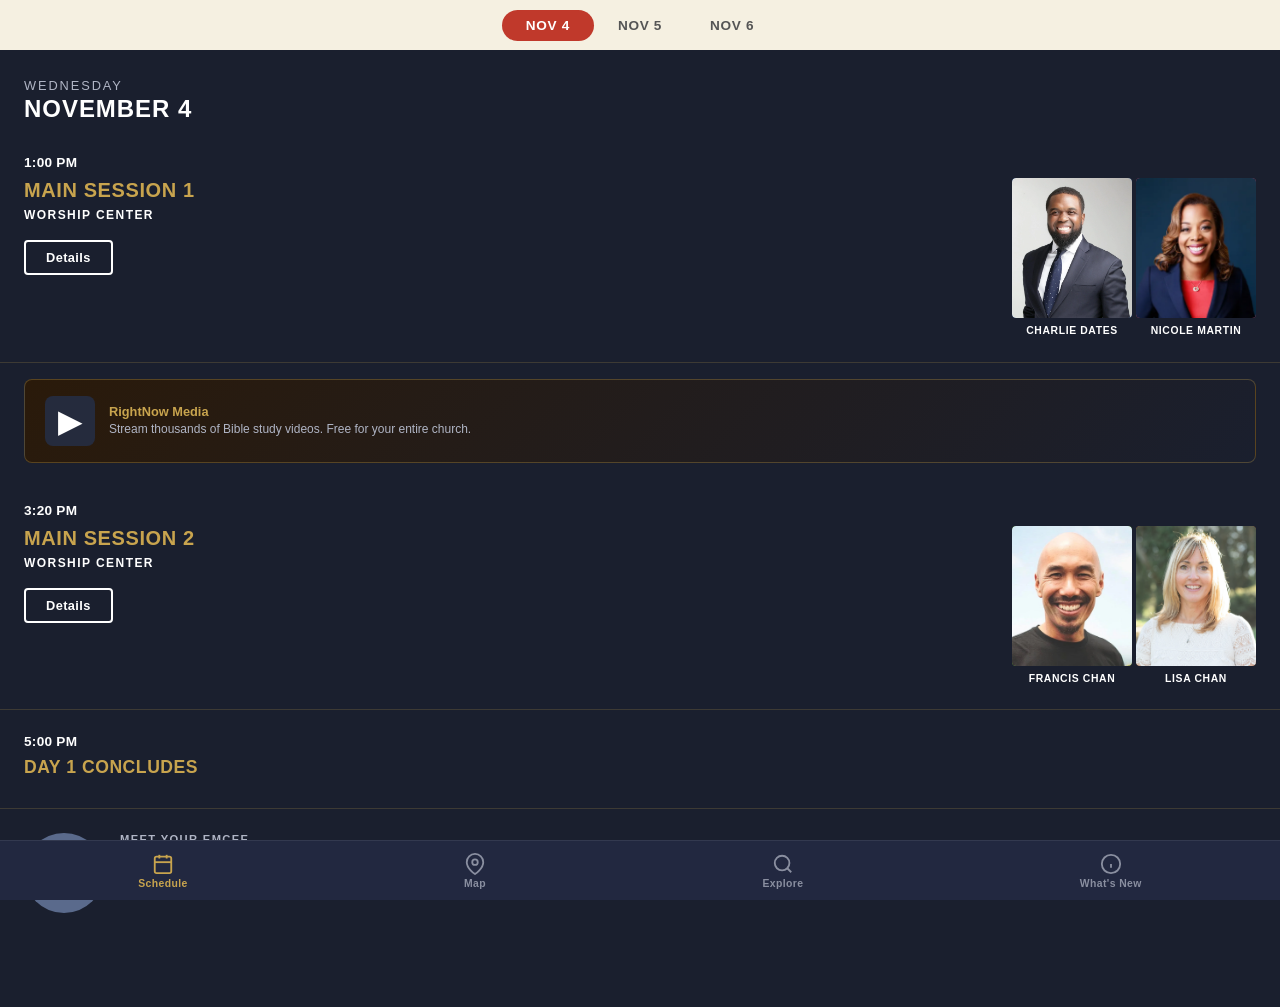
<file: index.html>
<!DOCTYPE html>
<html lang="en">
<head>
  <meta charset="UTF-8">
  <meta name="viewport" content="width=device-width, initial-scale=1.0, viewport-fit=cover">
  <meta name="theme-color" content="#1a1f2e">
  <meta name="apple-mobile-web-app-capable" content="yes">
  <meta name="apple-mobile-web-app-status-bar-style" content="black-translucent">
  <title>RNC 2026 — Schedule</title>
  <link rel="manifest" href="manifest.json">
  <link rel="stylesheet" href="css/styles.css">
</head>
<body>

  <!-- Day Tabs -->
  <nav class="day-tabs" id="day-tabs" aria-label="Conference days"></nav>

  <!-- Schedule Content -->
  <main id="schedule-content">
    <div class="loading"></div>
  </main>

  <!-- Bottom Navigation -->
  <nav class="bottom-nav" aria-label="Main navigation">
    <a class="nav-item active" href="index.html">
      <svg viewBox="0 0 24 24" fill="none" stroke="currentColor" stroke-width="2"><rect x="3" y="4" width="18" height="18" rx="2"/><line x1="16" y1="2" x2="16" y2="6"/><line x1="8" y1="2" x2="8" y2="6"/><line x1="3" y1="10" x2="21" y2="10"/></svg>
      Schedule
    </a>
    <a class="nav-item" href="map.html">
      <svg viewBox="0 0 24 24" fill="none" stroke="currentColor" stroke-width="2"><path d="M21 10c0 7-9 13-9 13s-9-6-9-13a9 9 0 0 1 18 0z"/><circle cx="12" cy="10" r="3"/></svg>
      Map
    </a>
    <a class="nav-item" href="explore.html">
      <svg viewBox="0 0 24 24" fill="none" stroke="currentColor" stroke-width="2"><circle cx="11" cy="11" r="8"/><line x1="21" y1="21" x2="16.65" y2="16.65"/></svg>
      Explore
    </a>
    <a class="nav-item" href="whatsnew.html">
      <svg viewBox="0 0 24 24" fill="none" stroke="currentColor" stroke-width="2"><circle cx="12" cy="12" r="10"/><line x1="12" y1="16" x2="12" y2="12"/><line x1="12" y1="8" x2="12.01" y2="8"/></svg>
      What's New
    </a>
  </nav>

  <script src="js/app.js"></script>
  <script src="js/schedule.js"></script>
</body>
</html>
</file>
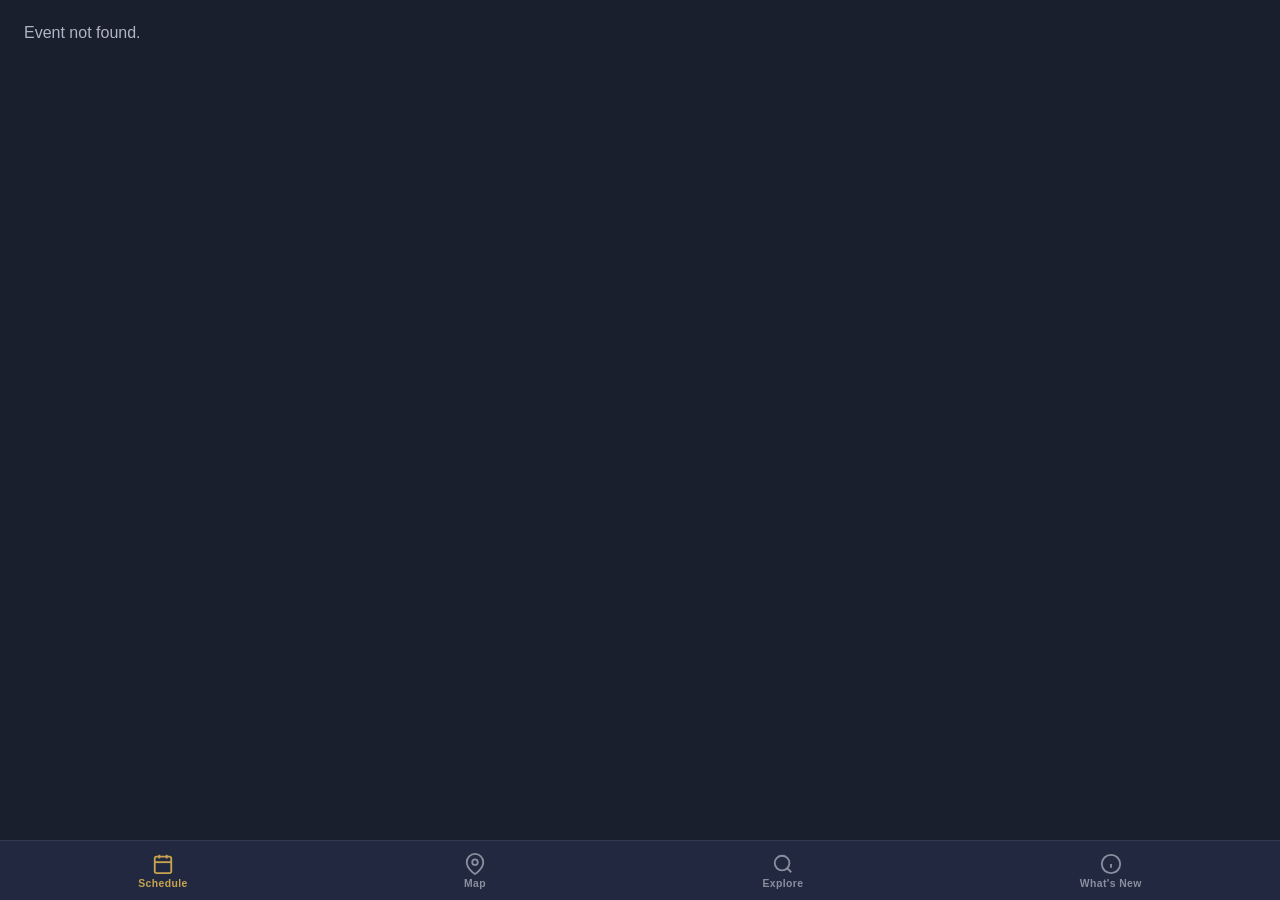
<file: event.html>
<!DOCTYPE html>
<html lang="en">
<head>
  <meta charset="UTF-8">
  <meta name="viewport" content="width=device-width, initial-scale=1.0, viewport-fit=cover">
  <meta name="theme-color" content="#1a1f2e">
  <meta name="apple-mobile-web-app-capable" content="yes">
  <meta name="apple-mobile-web-app-status-bar-style" content="black-translucent">
  <title>RNC 2026 — Event Detail</title>
  <link rel="manifest" href="manifest.json">
  <link rel="stylesheet" href="css/styles.css">
</head>
<body>

  <main id="event-detail">
    <div class="loading"></div>
  </main>

  <!-- Bottom Navigation -->
  <nav class="bottom-nav" aria-label="Main navigation">
    <a class="nav-item active" href="index.html">
      <svg viewBox="0 0 24 24" fill="none" stroke="currentColor" stroke-width="2"><rect x="3" y="4" width="18" height="18" rx="2"/><line x1="16" y1="2" x2="16" y2="6"/><line x1="8" y1="2" x2="8" y2="6"/><line x1="3" y1="10" x2="21" y2="10"/></svg>
      Schedule
    </a>
    <a class="nav-item" href="map.html">
      <svg viewBox="0 0 24 24" fill="none" stroke="currentColor" stroke-width="2"><path d="M21 10c0 7-9 13-9 13s-9-6-9-13a9 9 0 0 1 18 0z"/><circle cx="12" cy="10" r="3"/></svg>
      Map
    </a>
    <a class="nav-item" href="explore.html">
      <svg viewBox="0 0 24 24" fill="none" stroke="currentColor" stroke-width="2"><circle cx="11" cy="11" r="8"/><line x1="21" y1="21" x2="16.65" y2="16.65"/></svg>
      Explore
    </a>
    <a class="nav-item" href="whatsnew.html">
      <svg viewBox="0 0 24 24" fill="none" stroke="currentColor" stroke-width="2"><circle cx="12" cy="12" r="10"/><line x1="12" y1="16" x2="12" y2="12"/><line x1="12" y1="8" x2="12.01" y2="8"/></svg>
      What's New
    </a>
  </nav>

  <script src="js/app.js"></script>
  <script src="js/event-detail.js"></script>
</body>
</html>
</file>
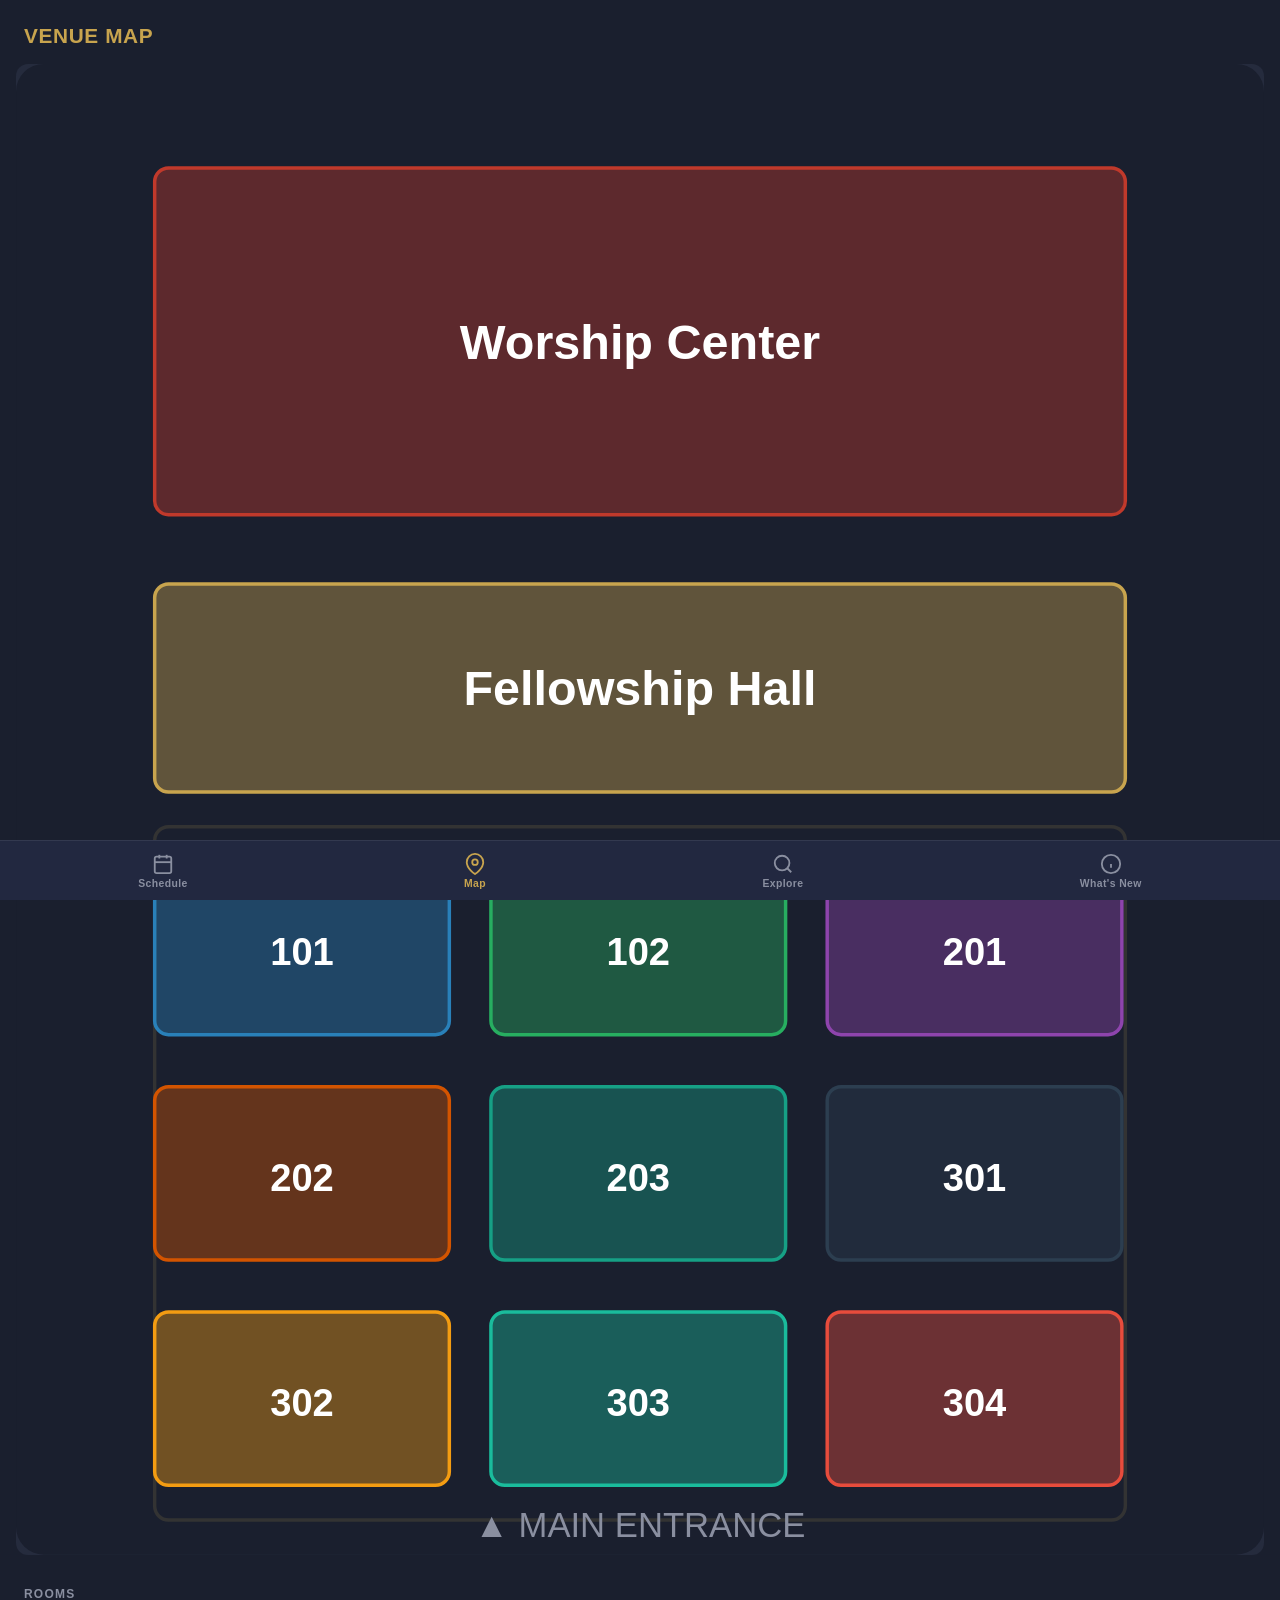
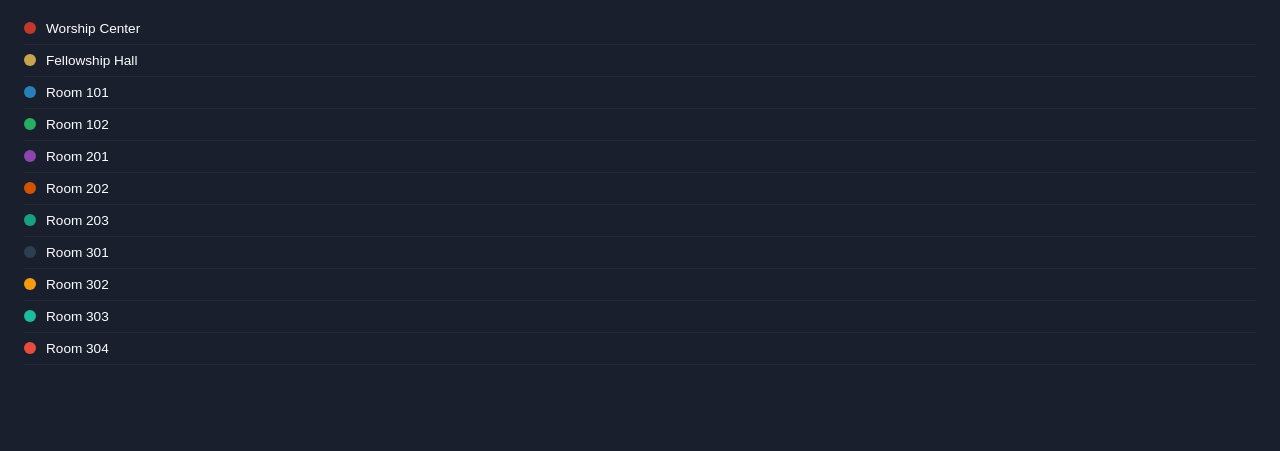
<file: map.html>
<!DOCTYPE html>
<html lang="en">
<head>
  <meta charset="UTF-8">
  <meta name="viewport" content="width=device-width, initial-scale=1.0, viewport-fit=cover">
  <meta name="theme-color" content="#1a1f2e">
  <meta name="apple-mobile-web-app-capable" content="yes">
  <meta name="apple-mobile-web-app-status-bar-style" content="black-translucent">
  <title>RNC 2026 — Venue Map</title>
  <link rel="manifest" href="manifest.json">
  <link rel="stylesheet" href="css/styles.css">
</head>
<body>

  <h1 class="page-title">Venue Map</h1>

  <div class="map-container">
    <div class="map-wrapper" id="map-svg"></div>
  </div>

  <div id="map-legend" class="map-legend"></div>

  <!-- Bottom Navigation -->
  <nav class="bottom-nav" aria-label="Main navigation">
    <a class="nav-item" href="index.html">
      <svg viewBox="0 0 24 24" fill="none" stroke="currentColor" stroke-width="2"><rect x="3" y="4" width="18" height="18" rx="2"/><line x1="16" y1="2" x2="16" y2="6"/><line x1="8" y1="2" x2="8" y2="6"/><line x1="3" y1="10" x2="21" y2="10"/></svg>
      Schedule
    </a>
    <a class="nav-item active" href="map.html">
      <svg viewBox="0 0 24 24" fill="none" stroke="currentColor" stroke-width="2"><path d="M21 10c0 7-9 13-9 13s-9-6-9-13a9 9 0 0 1 18 0z"/><circle cx="12" cy="10" r="3"/></svg>
      Map
    </a>
    <a class="nav-item" href="explore.html">
      <svg viewBox="0 0 24 24" fill="none" stroke="currentColor" stroke-width="2"><circle cx="11" cy="11" r="8"/><line x1="21" y1="21" x2="16.65" y2="16.65"/></svg>
      Explore
    </a>
    <a class="nav-item" href="whatsnew.html">
      <svg viewBox="0 0 24 24" fill="none" stroke="currentColor" stroke-width="2"><circle cx="12" cy="12" r="10"/><line x1="12" y1="16" x2="12" y2="12"/><line x1="12" y1="8" x2="12.01" y2="8"/></svg>
      What's New
    </a>
  </nav>

  <script src="js/app.js"></script>
  <script src="js/map.js"></script>
</body>
</html>
</file>
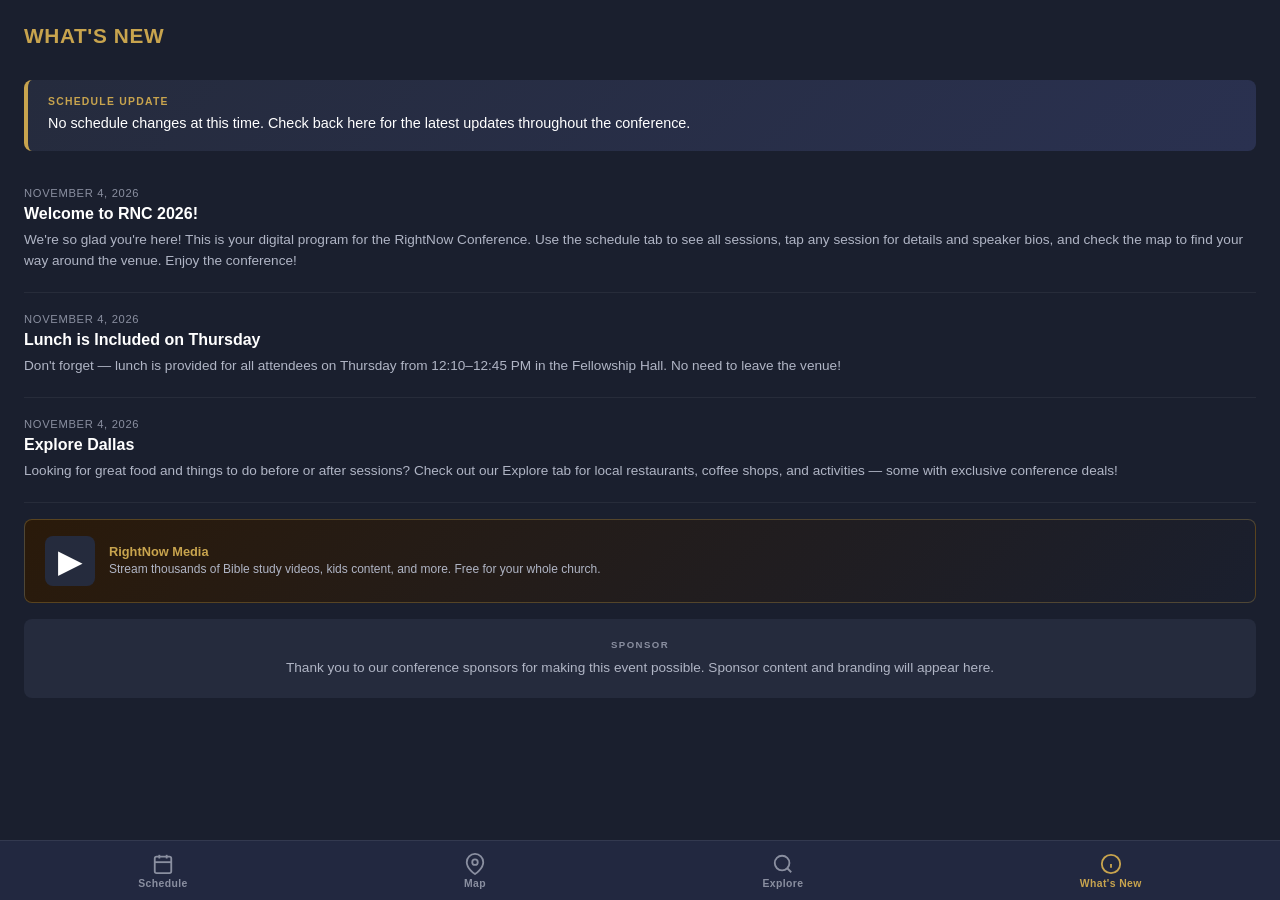
<file: whatsnew.html>
<!DOCTYPE html>
<html lang="en">
<head>
  <meta charset="UTF-8">
  <meta name="viewport" content="width=device-width, initial-scale=1.0, viewport-fit=cover">
  <meta name="theme-color" content="#1a1f2e">
  <meta name="apple-mobile-web-app-capable" content="yes">
  <meta name="apple-mobile-web-app-status-bar-style" content="black-translucent">
  <title>RNC 2026 — What's New</title>
  <link rel="manifest" href="manifest.json">
  <link rel="stylesheet" href="css/styles.css">
</head>
<body>

  <h1 class="page-title">What's New</h1>

  <div class="announcement-banner">
    <div class="banner-label">Schedule Update</div>
    <div class="banner-text">No schedule changes at this time. Check back here for the latest updates throughout the conference.</div>
  </div>

  <div class="whats-new-list">
    <div class="news-item">
      <div class="news-date">November 4, 2026</div>
      <div class="news-title">Welcome to RNC 2026!</div>
      <div class="news-body">We're so glad you're here! This is your digital program for the RightNow Conference. Use the schedule tab to see all sessions, tap any session for details and speaker bios, and check the map to find your way around the venue. Enjoy the conference!</div>
    </div>

    <div class="news-item">
      <div class="news-date">November 4, 2026</div>
      <div class="news-title">Lunch is Included on Thursday</div>
      <div class="news-body">Don't forget — lunch is provided for all attendees on Thursday from 12:10–12:45 PM in the Fellowship Hall. No need to leave the venue!</div>
    </div>

    <div class="news-item">
      <div class="news-date">November 4, 2026</div>
      <div class="news-title">Explore Dallas</div>
      <div class="news-body">Looking for great food and things to do before or after sessions? Check out our Explore tab for local restaurants, coffee shops, and activities — some with exclusive conference deals!</div>
    </div>
  </div>

  <div class="promo-banner" style="margin-top:16px;">
    <div class="promo-icon">▶</div>
    <div class="promo-text">
      <div class="promo-title">RightNow Media</div>
      <div class="promo-desc">Stream thousands of Bible study videos, kids content, and more. Free for your whole church.</div>
    </div>
  </div>

  <div class="sponsor-banner" style="margin-top:8px;">
    <div class="sponsor-label">Sponsor</div>
    <div class="sponsor-content">Thank you to our conference sponsors for making this event possible. Sponsor content and branding will appear here.</div>
  </div>

  <!-- Bottom Navigation -->
  <nav class="bottom-nav" aria-label="Main navigation">
    <a class="nav-item" href="index.html">
      <svg viewBox="0 0 24 24" fill="none" stroke="currentColor" stroke-width="2"><rect x="3" y="4" width="18" height="18" rx="2"/><line x1="16" y1="2" x2="16" y2="6"/><line x1="8" y1="2" x2="8" y2="6"/><line x1="3" y1="10" x2="21" y2="10"/></svg>
      Schedule
    </a>
    <a class="nav-item" href="map.html">
      <svg viewBox="0 0 24 24" fill="none" stroke="currentColor" stroke-width="2"><path d="M21 10c0 7-9 13-9 13s-9-6-9-13a9 9 0 0 1 18 0z"/><circle cx="12" cy="10" r="3"/></svg>
      Map
    </a>
    <a class="nav-item" href="explore.html">
      <svg viewBox="0 0 24 24" fill="none" stroke="currentColor" stroke-width="2"><circle cx="11" cy="11" r="8"/><line x1="21" y1="21" x2="16.65" y2="16.65"/></svg>
      Explore
    </a>
    <a class="nav-item active" href="whatsnew.html">
      <svg viewBox="0 0 24 24" fill="none" stroke="currentColor" stroke-width="2"><circle cx="12" cy="12" r="10"/><line x1="12" y1="16" x2="12" y2="12"/><line x1="12" y1="8" x2="12.01" y2="8"/></svg>
      What's New
    </a>
  </nav>
</body>
</html>
</file>
<file: css/styles.css>
/* ============================================
   RightNow Conference 2026 — Digital Program
   Mobile-first, dark theme with gold accents
   ============================================ */

:root {
  --bg-primary: #1a1f2e;
  --bg-secondary: #222840;
  --bg-card: #252b3d;
  --gold: #c8a44e;
  --gold-light: #d4b96a;
  --cream: #f5f0e1;
  --cream-dark: #e8e0cb;
  --white: #ffffff;
  --gray-light: #b0b5c5;
  --gray: #8a8fa0;
  --text-primary: #ffffff;
  --text-secondary: #b0b5c5;
  --nav-height: 60px;
  --tab-height: 50px;
  --accent-red: #c0392b;
}

* {
  margin: 0;
  padding: 0;
  box-sizing: border-box;
}

html {
  font-size: 16px;
  -webkit-text-size-adjust: 100%;
}

body {
  font-family: -apple-system, BlinkMacSystemFont, "Segoe UI", Roboto, sans-serif;
  background-color: var(--bg-primary);
  color: var(--text-primary);
  min-height: 100vh;
  padding-bottom: calc(var(--nav-height) + 10px);
  -webkit-font-smoothing: antialiased;
}

/* ---- Day Tab Bar ---- */
.day-tabs {
  position: sticky;
  top: 0;
  z-index: 100;
  display: flex;
  justify-content: center;
  gap: 0;
  background: var(--cream);
  padding: 8px 16px;
  height: var(--tab-height);
  align-items: center;
}

.day-tab {
  padding: 8px 24px;
  border: none;
  background: transparent;
  color: #555;
  font-size: 0.85rem;
  font-weight: 700;
  letter-spacing: 0.05em;
  cursor: pointer;
  border-radius: 20px;
  transition: all 0.2s ease;
  text-transform: uppercase;
}

.day-tab.active {
  background: var(--accent-red);
  color: var(--white);
}

.day-tab:hover:not(.active) {
  color: #222;
}

/* ---- Day Header ---- */
.day-header {
  padding: 28px 24px 8px;
}

.day-header .day-name {
  font-size: 0.8rem;
  letter-spacing: 0.15em;
  text-transform: uppercase;
  color: var(--gray-light);
  margin-bottom: 2px;
}

.day-header .day-date {
  font-size: 1.5rem;
  font-weight: 800;
  text-transform: uppercase;
  letter-spacing: 0.04em;
}

/* ---- Event Card ---- */
.event-card {
  padding: 24px;
  border-bottom: 1px solid rgba(200, 164, 78, 0.2);
  cursor: pointer;
  transition: background 0.2s;
}

.event-card:active {
  background: rgba(255, 255, 255, 0.03);
}

.event-time {
  font-size: 0.85rem;
  font-weight: 700;
  color: var(--white);
  margin-bottom: 8px;
  letter-spacing: 0.02em;
}

.event-content {
  display: flex;
  justify-content: space-between;
  align-items: flex-start;
  gap: 16px;
}

.event-info {
  flex: 1;
}

.event-title {
  font-size: 1.25rem;
  font-weight: 800;
  color: var(--gold);
  text-transform: uppercase;
  letter-spacing: 0.03em;
  line-height: 1.2;
  margin-bottom: 6px;
}

.event-location {
  font-size: 0.75rem;
  font-weight: 700;
  letter-spacing: 0.12em;
  text-transform: uppercase;
  color: var(--white);
  margin-bottom: 14px;
}

.event-speakers-photos {
  display: flex;
  gap: 4px;
  flex-shrink: 0;
}

.speaker-photo-card {
  text-align: center;
  width: 120px;
}

.speaker-photo-card img {
  width: 120px;
  height: 140px;
  object-fit: cover;
  border-radius: 4px;
  background: var(--bg-secondary);
}

.speaker-photo-card .speaker-name-label {
  font-size: 0.65rem;
  font-weight: 700;
  text-transform: uppercase;
  letter-spacing: 0.06em;
  color: var(--white);
  margin-top: 6px;
  line-height: 1.3;
}

.btn-details {
  display: inline-block;
  padding: 8px 20px;
  border: 2px solid var(--white);
  border-radius: 4px;
  color: var(--white);
  font-size: 0.8rem;
  font-weight: 600;
  text-decoration: none;
  background: transparent;
  cursor: pointer;
  transition: all 0.2s;
  letter-spacing: 0.03em;
  margin-top: 4px;
}

.btn-details:hover {
  background: rgba(255, 255, 255, 0.1);
}

/* ---- Concludes Card ---- */
.event-card.concludes .event-title {
  font-size: 1.1rem;
}

/* ---- Breakout Grid ---- */
.breakout-group {
  padding: 24px;
  border-bottom: 1px solid rgba(200, 164, 78, 0.2);
}

.breakout-group-time {
  font-size: 0.85rem;
  font-weight: 700;
  color: var(--white);
  margin-bottom: 6px;
}

.breakout-group-label {
  font-size: 1.1rem;
  font-weight: 800;
  color: var(--gold);
  text-transform: uppercase;
  letter-spacing: 0.03em;
  margin-bottom: 16px;
}

.breakout-list {
  display: flex;
  flex-direction: column;
  gap: 12px;
}

.breakout-item {
  display: flex;
  align-items: center;
  gap: 12px;
  background: var(--bg-card);
  border-radius: 8px;
  padding: 12px;
  cursor: pointer;
  transition: background 0.2s;
  text-decoration: none;
  color: inherit;
}

.breakout-item:active {
  background: rgba(255, 255, 255, 0.06);
}

.breakout-item img {
  width: 52px;
  height: 52px;
  border-radius: 50%;
  object-fit: cover;
  background: var(--bg-secondary);
  flex-shrink: 0;
}

.breakout-item-info {
  flex: 1;
  min-width: 0;
}

.breakout-item-title {
  font-size: 0.85rem;
  font-weight: 700;
  color: var(--white);
  line-height: 1.3;
  margin-bottom: 2px;
}

.breakout-item-speaker {
  font-size: 0.75rem;
  color: var(--gray-light);
}

.breakout-item-room {
  font-size: 0.7rem;
  color: var(--gray);
}

/* ---- Announcement / Ad Banner ---- */
.announcement-banner {
  margin: 16px 24px;
  padding: 16px 20px;
  background: linear-gradient(135deg, var(--bg-card), #2a3150);
  border-left: 4px solid var(--gold);
  border-radius: 8px;
}

.announcement-banner .banner-label {
  font-size: 0.65rem;
  font-weight: 700;
  letter-spacing: 0.12em;
  text-transform: uppercase;
  color: var(--gold);
  margin-bottom: 6px;
}

.announcement-banner .banner-text {
  font-size: 0.9rem;
  color: var(--white);
  line-height: 1.5;
}

.announcement-banner .banner-link {
  color: var(--gold-light);
  text-decoration: underline;
}

.sponsor-banner {
  margin: 16px 24px;
  padding: 20px;
  background: var(--bg-card);
  border-radius: 8px;
  text-align: center;
}

.sponsor-banner .sponsor-label {
  font-size: 0.6rem;
  font-weight: 600;
  letter-spacing: 0.15em;
  text-transform: uppercase;
  color: var(--gray);
  margin-bottom: 8px;
}

.sponsor-banner .sponsor-content {
  font-size: 0.85rem;
  color: var(--gray-light);
  line-height: 1.5;
}

.promo-banner {
  margin: 16px 24px;
  padding: 16px 20px;
  background: linear-gradient(135deg, #2a1a0a, #1a1f2e);
  border: 1px solid rgba(200, 164, 78, 0.3);
  border-radius: 8px;
  display: flex;
  align-items: center;
  gap: 14px;
}

.promo-banner .promo-icon {
  font-size: 2rem;
  flex-shrink: 0;
  width: 50px;
  height: 50px;
  display: flex;
  align-items: center;
  justify-content: center;
  background: var(--bg-card);
  border-radius: 8px;
}

.promo-banner .promo-text {
  flex: 1;
}

.promo-banner .promo-title {
  font-size: 0.8rem;
  font-weight: 700;
  color: var(--gold);
  margin-bottom: 2px;
}

.promo-banner .promo-desc {
  font-size: 0.75rem;
  color: var(--gray-light);
  line-height: 1.4;
}

/* ---- Emcee Section ---- */
.emcee-section {
  padding: 24px;
  display: flex;
  align-items: flex-start;
  gap: 16px;
}

.emcee-section img {
  width: 80px;
  height: 80px;
  border-radius: 50%;
  object-fit: cover;
  background: var(--bg-secondary);
  flex-shrink: 0;
}

.emcee-info .emcee-label {
  font-size: 0.7rem;
  font-weight: 700;
  letter-spacing: 0.12em;
  text-transform: uppercase;
  color: var(--gray-light);
  margin-bottom: 2px;
}

.emcee-info .emcee-name {
  font-size: 1.1rem;
  font-weight: 800;
  color: var(--gold);
  margin-bottom: 8px;
}

.emcee-info .emcee-bio {
  font-size: 0.8rem;
  color: var(--gray-light);
  line-height: 1.6;
}

/* ---- Bottom Navigation ---- */
.bottom-nav {
  position: fixed;
  bottom: 0;
  left: 0;
  right: 0;
  height: var(--nav-height);
  background: var(--bg-secondary);
  border-top: 1px solid rgba(255, 255, 255, 0.08);
  display: flex;
  justify-content: space-around;
  align-items: center;
  z-index: 200;
  padding-bottom: env(safe-area-inset-bottom, 0);
}

.nav-item {
  display: flex;
  flex-direction: column;
  align-items: center;
  gap: 3px;
  text-decoration: none;
  color: var(--gray);
  font-size: 0.65rem;
  font-weight: 600;
  letter-spacing: 0.04em;
  padding: 6px 12px;
  transition: color 0.2s;
}

.nav-item.active {
  color: var(--gold);
}

.nav-item svg {
  width: 22px;
  height: 22px;
}

.nav-item:hover {
  color: var(--gold-light);
}

/* ============================================
   Event Detail Page
   ============================================ */

.detail-header {
  padding: 20px 24px 0;
}

.detail-meta {
  font-size: 0.85rem;
  color: var(--gray-light);
  margin-bottom: 8px;
}

.detail-title {
  font-size: 1.8rem;
  font-weight: 900;
  color: var(--gold);
  text-transform: uppercase;
  letter-spacing: 0.03em;
  line-height: 1.1;
  margin-bottom: 8px;
}

.detail-location {
  font-size: 0.8rem;
  font-weight: 700;
  letter-spacing: 0.12em;
  text-transform: uppercase;
  color: var(--white);
  margin-bottom: 16px;
}

.btn-map {
  display: inline-flex;
  align-items: center;
  gap: 6px;
  padding: 8px 18px;
  border: 2px solid var(--white);
  border-radius: 4px;
  color: var(--white);
  font-size: 0.8rem;
  font-weight: 600;
  text-decoration: none;
  background: transparent;
  cursor: pointer;
  transition: all 0.2s;
}

.btn-map svg {
  width: 16px;
  height: 16px;
}

.btn-map:hover {
  background: rgba(255, 255, 255, 0.1);
}

.detail-description {
  padding: 20px 24px;
  font-size: 0.9rem;
  color: var(--gray-light);
  line-height: 1.7;
}

.back-link {
  display: inline-flex;
  align-items: center;
  gap: 6px;
  padding: 16px 24px 0;
  color: var(--gold);
  text-decoration: none;
  font-size: 0.85rem;
  font-weight: 600;
}

.back-link:hover {
  color: var(--gold-light);
}

/* ---- Speaker Detail Block ---- */
.speaker-detail {
  padding: 24px;
  text-align: center;
}

.speaker-detail img {
  width: 200px;
  height: 220px;
  object-fit: cover;
  border-radius: 6px;
  margin-bottom: 16px;
  background: var(--bg-secondary);
}

.speaker-detail .speaker-name {
  font-size: 1.2rem;
  font-weight: 800;
  color: var(--white);
  margin-bottom: 8px;
  text-align: left;
}

.speaker-detail .speaker-title-org {
  font-size: 0.8rem;
  color: var(--gray);
  margin-bottom: 8px;
  text-align: left;
}

.speaker-detail .speaker-divider {
  width: 50px;
  height: 3px;
  background: var(--gold);
  margin-bottom: 16px;
}

.speaker-detail .speaker-bio {
  font-size: 0.85rem;
  color: var(--gray-light);
  line-height: 1.7;
  text-align: left;
}

/* ---- Other Sessions ---- */
.other-sessions {
  padding: 16px 24px 24px;
}

.other-sessions h3 {
  font-size: 0.75rem;
  letter-spacing: 0.1em;
  text-transform: uppercase;
  color: var(--gray);
  margin-bottom: 12px;
}

.other-session-link {
  display: block;
  padding: 12px;
  background: var(--bg-card);
  border-radius: 8px;
  margin-bottom: 8px;
  text-decoration: none;
  color: inherit;
  transition: background 0.2s;
}

.other-session-link:active {
  background: rgba(255, 255, 255, 0.06);
}

.other-session-link .os-title {
  font-size: 0.85rem;
  font-weight: 700;
  color: var(--white);
}

.other-session-link .os-meta {
  font-size: 0.75rem;
  color: var(--gray);
  margin-top: 2px;
}

/* ============================================
   Map Page
   ============================================ */

.page-title {
  padding: 24px 24px 16px;
  font-size: 1.3rem;
  font-weight: 800;
  color: var(--gold);
  text-transform: uppercase;
  letter-spacing: 0.03em;
}

.map-container {
  padding: 0 16px;
  margin-bottom: 16px;
}

.map-wrapper {
  position: relative;
  background: var(--bg-card);
  border-radius: 12px;
  overflow: hidden;
  touch-action: pan-x pan-y pinch-zoom;
}

.map-wrapper svg {
  width: 100%;
  height: auto;
  display: block;
}

.map-legend {
  padding: 16px 24px;
}

.map-legend h3 {
  font-size: 0.75rem;
  letter-spacing: 0.1em;
  text-transform: uppercase;
  color: var(--gray);
  margin-bottom: 12px;
}

.legend-item {
  display: flex;
  align-items: center;
  gap: 10px;
  padding: 8px 0;
  border-bottom: 1px solid rgba(255, 255, 255, 0.05);
}

.legend-dot {
  width: 12px;
  height: 12px;
  border-radius: 50%;
  flex-shrink: 0;
}

.legend-label {
  font-size: 0.85rem;
  color: var(--text-primary);
}

/* ============================================
   Explore / Local Guide Page
   ============================================ */

.explore-tabs {
  display: flex;
  gap: 8px;
  padding: 0 24px 16px;
  overflow-x: auto;
  -webkit-overflow-scrolling: touch;
}

.explore-tab {
  padding: 8px 16px;
  border: 1px solid rgba(255, 255, 255, 0.15);
  border-radius: 20px;
  background: transparent;
  color: var(--gray-light);
  font-size: 0.8rem;
  font-weight: 600;
  cursor: pointer;
  white-space: nowrap;
  transition: all 0.2s;
}

.explore-tab.active {
  background: var(--gold);
  border-color: var(--gold);
  color: #1a1f2e;
}

.listing-card {
  margin: 0 24px 16px;
  background: var(--bg-card);
  border-radius: 12px;
  overflow: hidden;
  cursor: pointer;
  transition: transform 0.2s;
}

.listing-card:active {
  transform: scale(0.98);
}

.listing-img {
  width: 100%;
  height: 160px;
  object-fit: cover;
  background: var(--bg-secondary);
}

.listing-body {
  padding: 14px 16px;
}

.listing-name {
  font-size: 1rem;
  font-weight: 700;
  color: var(--white);
  margin-bottom: 4px;
}

.listing-type {
  font-size: 0.75rem;
  color: var(--gray);
  margin-bottom: 8px;
}

.listing-address {
  font-size: 0.8rem;
  color: var(--gray-light);
  line-height: 1.4;
}

.listing-address a {
  color: var(--gold-light);
  text-decoration: none;
}

.listing-hours {
  font-size: 0.75rem;
  color: var(--gray);
  margin-top: 4px;
}

.deal-badge {
  display: inline-block;
  margin-top: 8px;
  padding: 4px 10px;
  background: rgba(200, 164, 78, 0.15);
  border: 1px solid var(--gold);
  border-radius: 4px;
  font-size: 0.7rem;
  font-weight: 700;
  color: var(--gold);
  letter-spacing: 0.02em;
}

/* ============================================
   What's New Page
   ============================================ */

.whats-new-list {
  padding: 0 24px;
}

.news-item {
  padding: 20px 0;
  border-bottom: 1px solid rgba(255, 255, 255, 0.06);
}

.news-item .news-date {
  font-size: 0.7rem;
  color: var(--gray);
  letter-spacing: 0.06em;
  text-transform: uppercase;
  margin-bottom: 6px;
}

.news-item .news-title {
  font-size: 1rem;
  font-weight: 700;
  color: var(--white);
  margin-bottom: 6px;
}

.news-item .news-body {
  font-size: 0.85rem;
  color: var(--gray-light);
  line-height: 1.6;
}

/* ============================================
   Utilities
   ============================================ */

/* ---- Progressive Image Loading ---- */
.prog-img {
  position: relative;
  overflow: hidden;
  display: flex;
  align-items: center;
  justify-content: center;
}

.prog-img .prog-img-initials {
  color: rgba(255, 255, 255, 0.5);
  font-weight: 700;
  z-index: 0;
}

.prog-img img {
  position: absolute;
  inset: 0;
  width: 100%;
  height: 100%;
  object-fit: cover;
  opacity: 0;
  transition: opacity 0.3s ease;
  z-index: 1;
}

.prog-img.loaded img {
  opacity: 1;
}

.prog-img.round {
  border-radius: 50%;
}

.prog-img.round img {
  border-radius: 50%;
}

.placeholder-img {
  display: flex;
  align-items: center;
  justify-content: center;
  background: var(--bg-secondary);
  color: var(--gray);
  font-weight: 700;
  font-size: 1.2rem;
}

.placeholder-img.round {
  border-radius: 50%;
}

.sr-only {
  position: absolute;
  width: 1px;
  height: 1px;
  padding: 0;
  margin: -1px;
  overflow: hidden;
  clip: rect(0, 0, 0, 0);
  border: 0;
}

/* Simple loading spinner */
.loading {
  display: flex;
  justify-content: center;
  padding: 40px;
}

.loading::after {
  content: "";
  width: 32px;
  height: 32px;
  border: 3px solid var(--bg-card);
  border-top-color: var(--gold);
  border-radius: 50%;
  animation: spin 0.8s linear infinite;
}

@keyframes spin {
  to { transform: rotate(360deg); }
}

/* Smooth highlight pulse for map rooms */
@keyframes pulse-highlight {
  0%, 100% { opacity: 0.5; }
  50% { opacity: 0.9; }
}

.room-highlight {
  animation: pulse-highlight 1.5s ease-in-out infinite;
}
</file>
